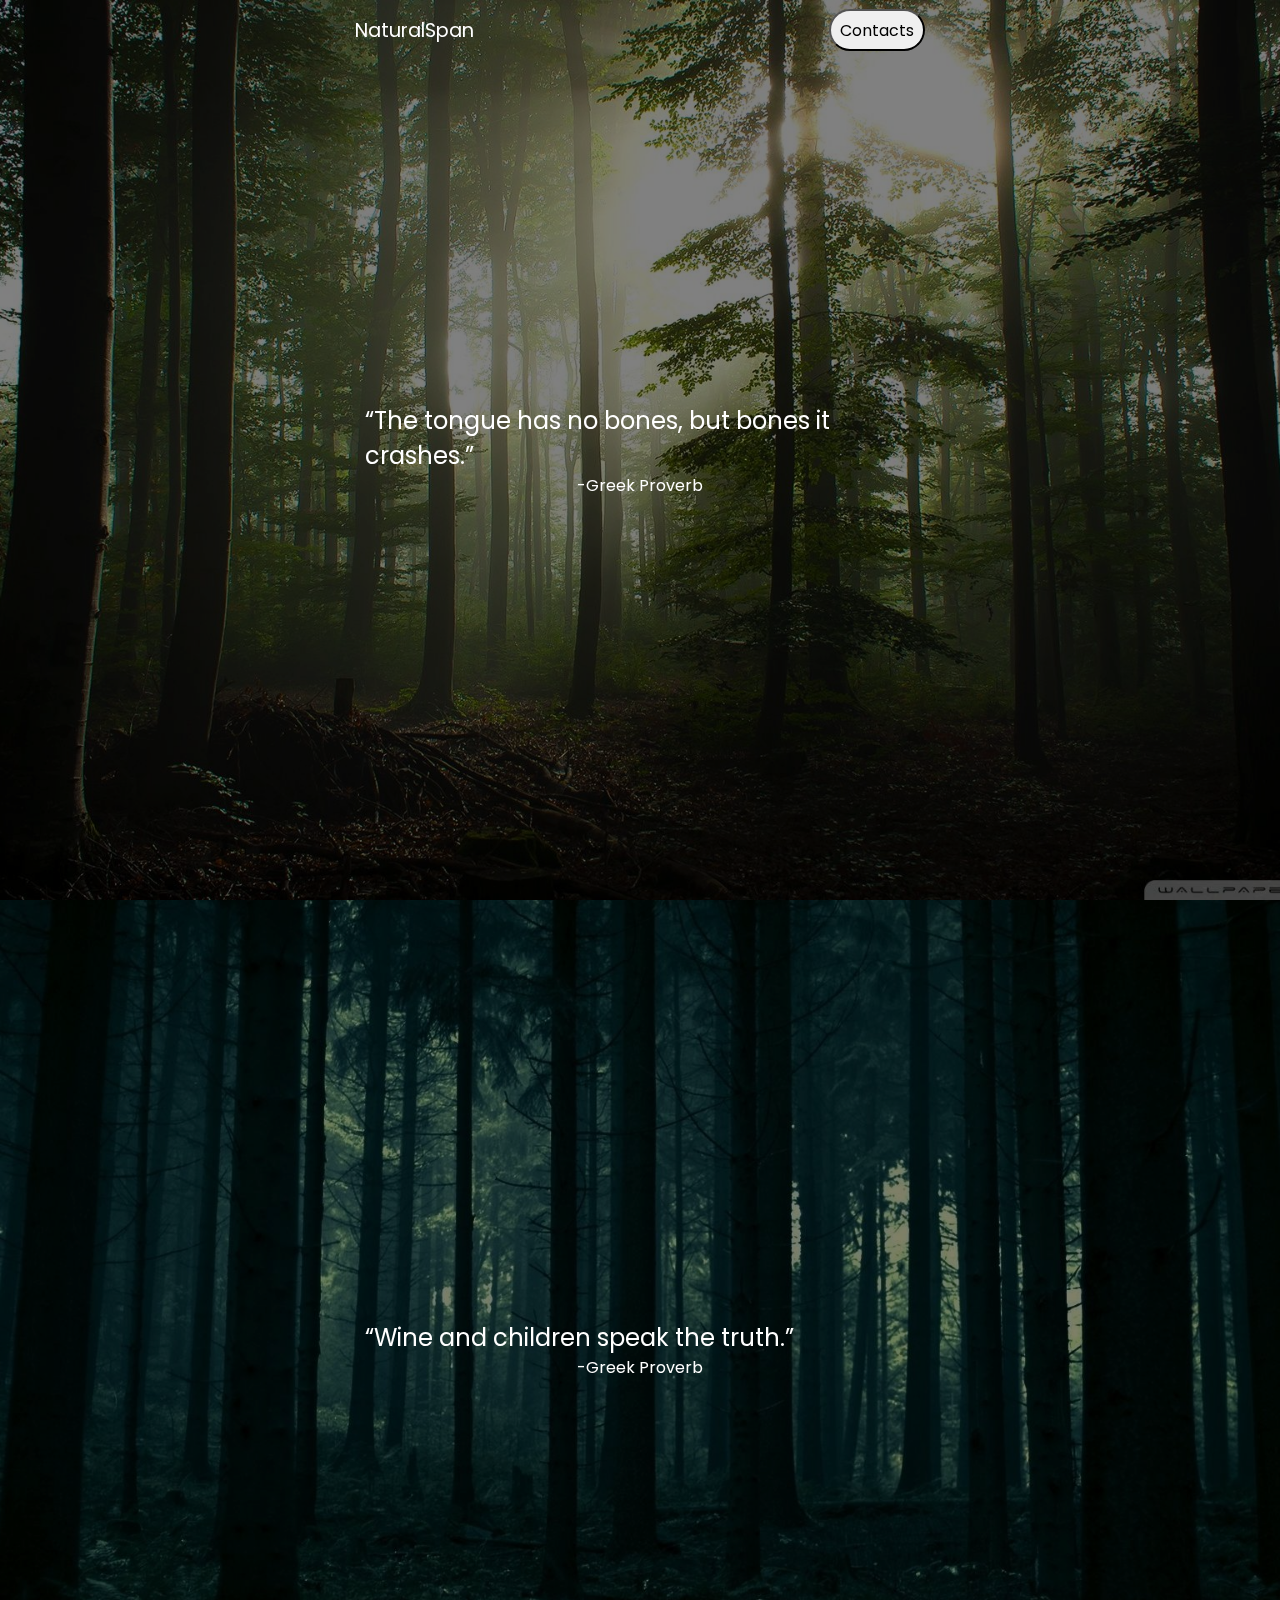
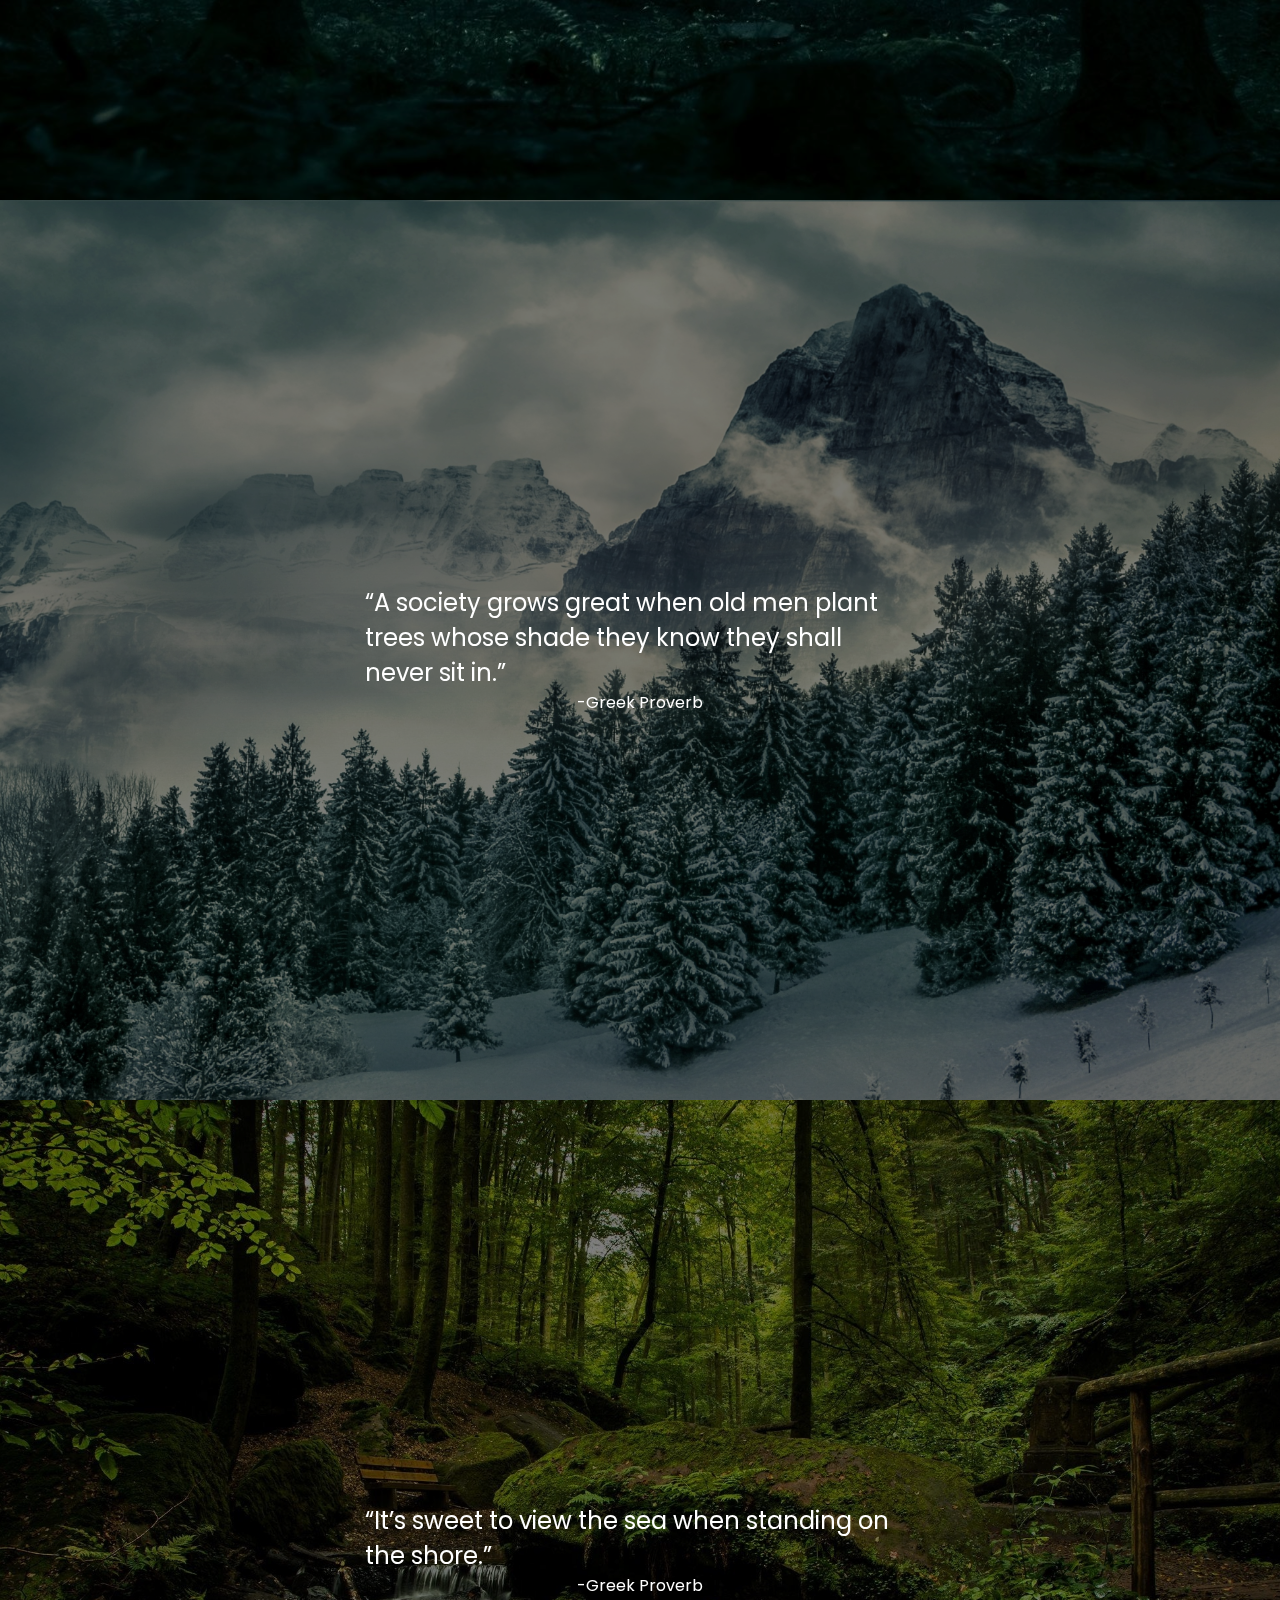
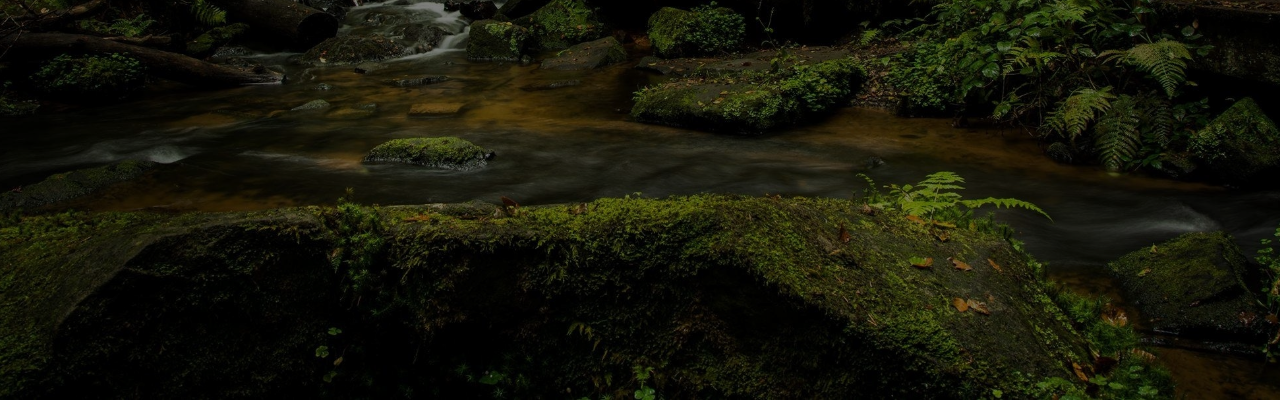
<file: index.html>
<!DOCTYPE html>
<html lang="en">
<head>
    <meta charset="UTF-8">
    <meta http-equiv="X-UA-Compatible" content="IE=edge">
    <meta name="viewport" content="width=device-width, initial-scale=1.0">
    <link rel="stylesheet" href="style.css">
    <title>Quotes</title>
</head>
<body>
    <header>
        <div class="logo">NaturalSpan</div>
        <!-- <nav>
        <button>Click here</button>
        <button>Click here</button>
        <button>Click here</button>
        </nav> -->
        <button id="main-button">Contacts</button>
    </header>
    <div>
        <div class="card">
            <img src="30084.jpg" alt="">
            <div class="card-content">
                <p>“The tongue has no bones, but bones it crashes.”</p>
                <span>-Greek Proverb</span>
            </div>
        </div>
        <div class="card">
            <img src="Dark-Forest-HD-Wallpaper-Free-download.jpg" alt="">
            <div class="card-content">
                <p>“Wine and children speak the truth.”</p>
                <span>-Greek Proverb</span>
            </div>
        </div>
        <div class="card">
            <img src="forest-mountains-pine-trees-winter-peak-4480x2520-583.jpg" alt="">
            <div class="card-content">
                
                <p>“A society grows great when old men plant trees whose shade they know they shall never sit in.”</p>
                <span>-Greek Proverb</span>
            </div>
        </div>
        <div class="card">
            <img src="pexels-pixabay-355321.jpg" alt="">
            <div class="card-content">
                <p>“It’s sweet to view the sea when standing on the shore.”</p>
                <span>-Greek Proverb</span>
            </div>
        </div>
    </div>
</body>
</html>
</file>
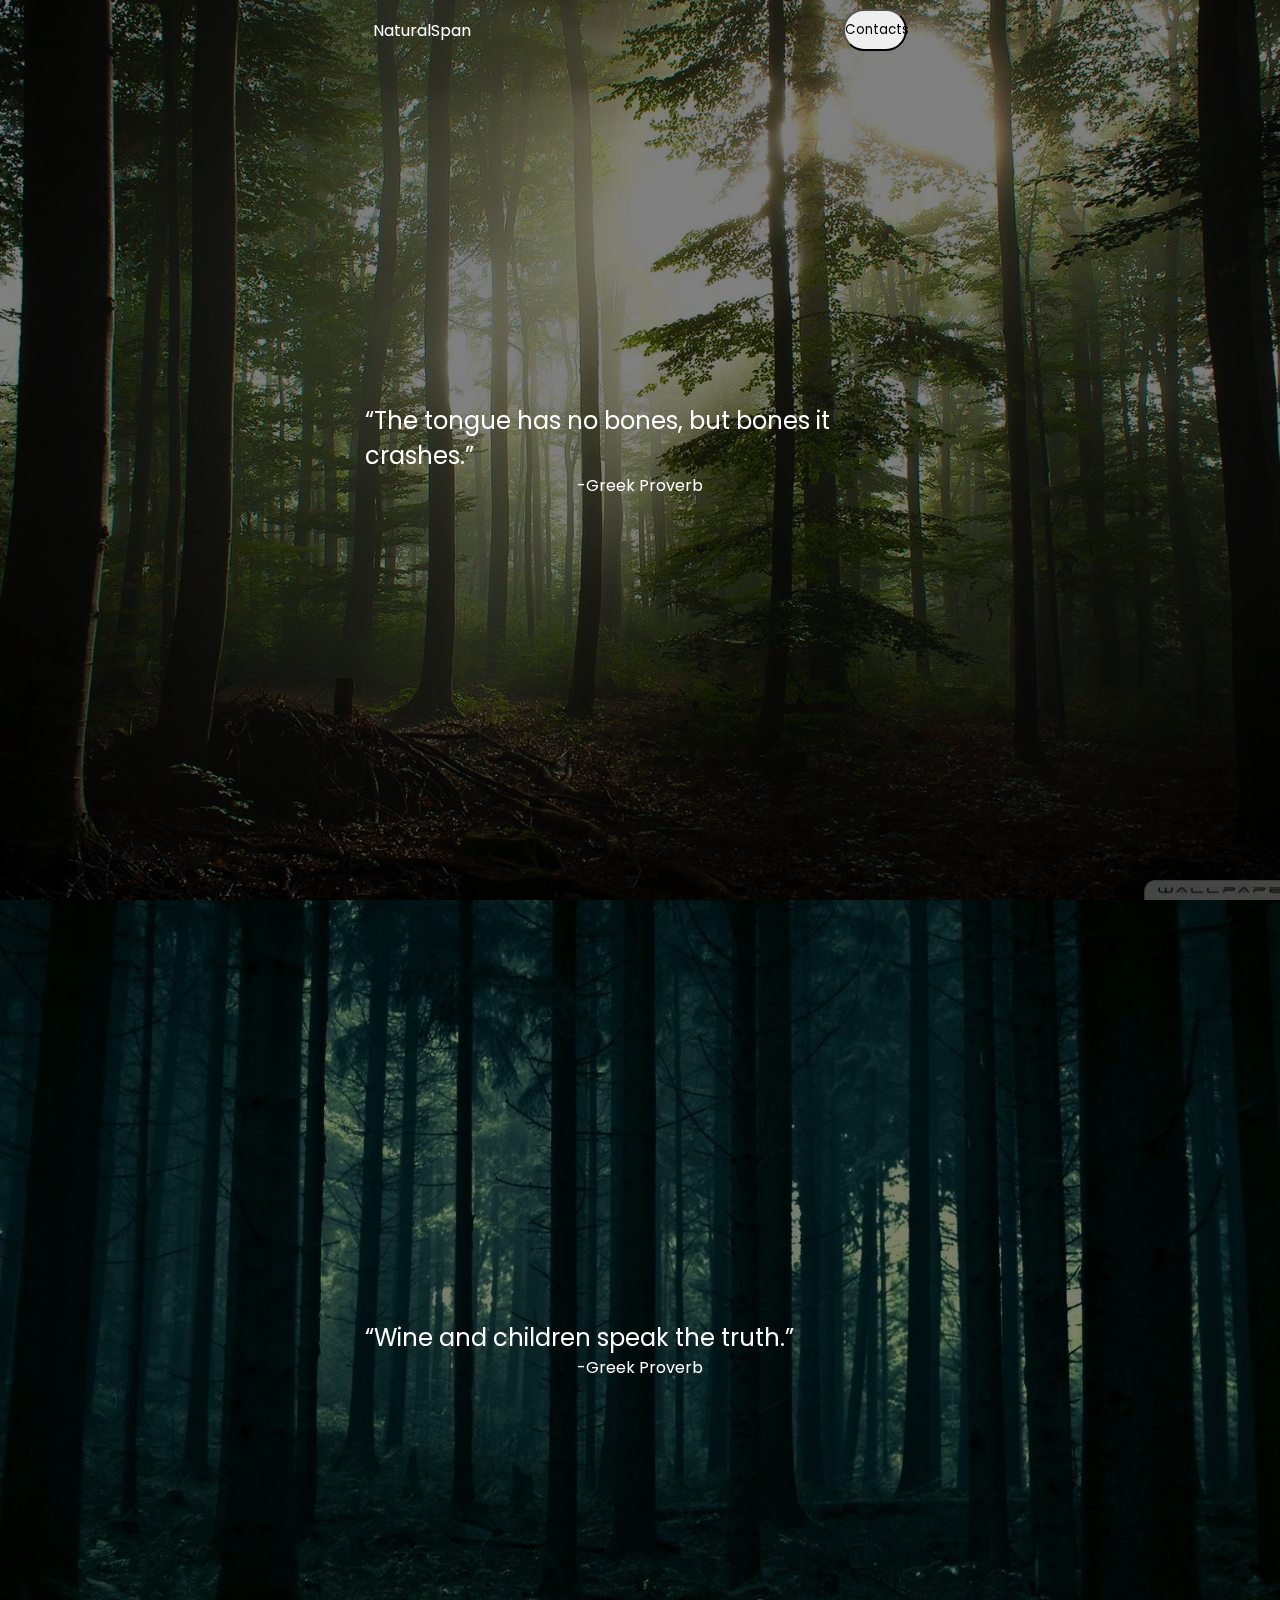
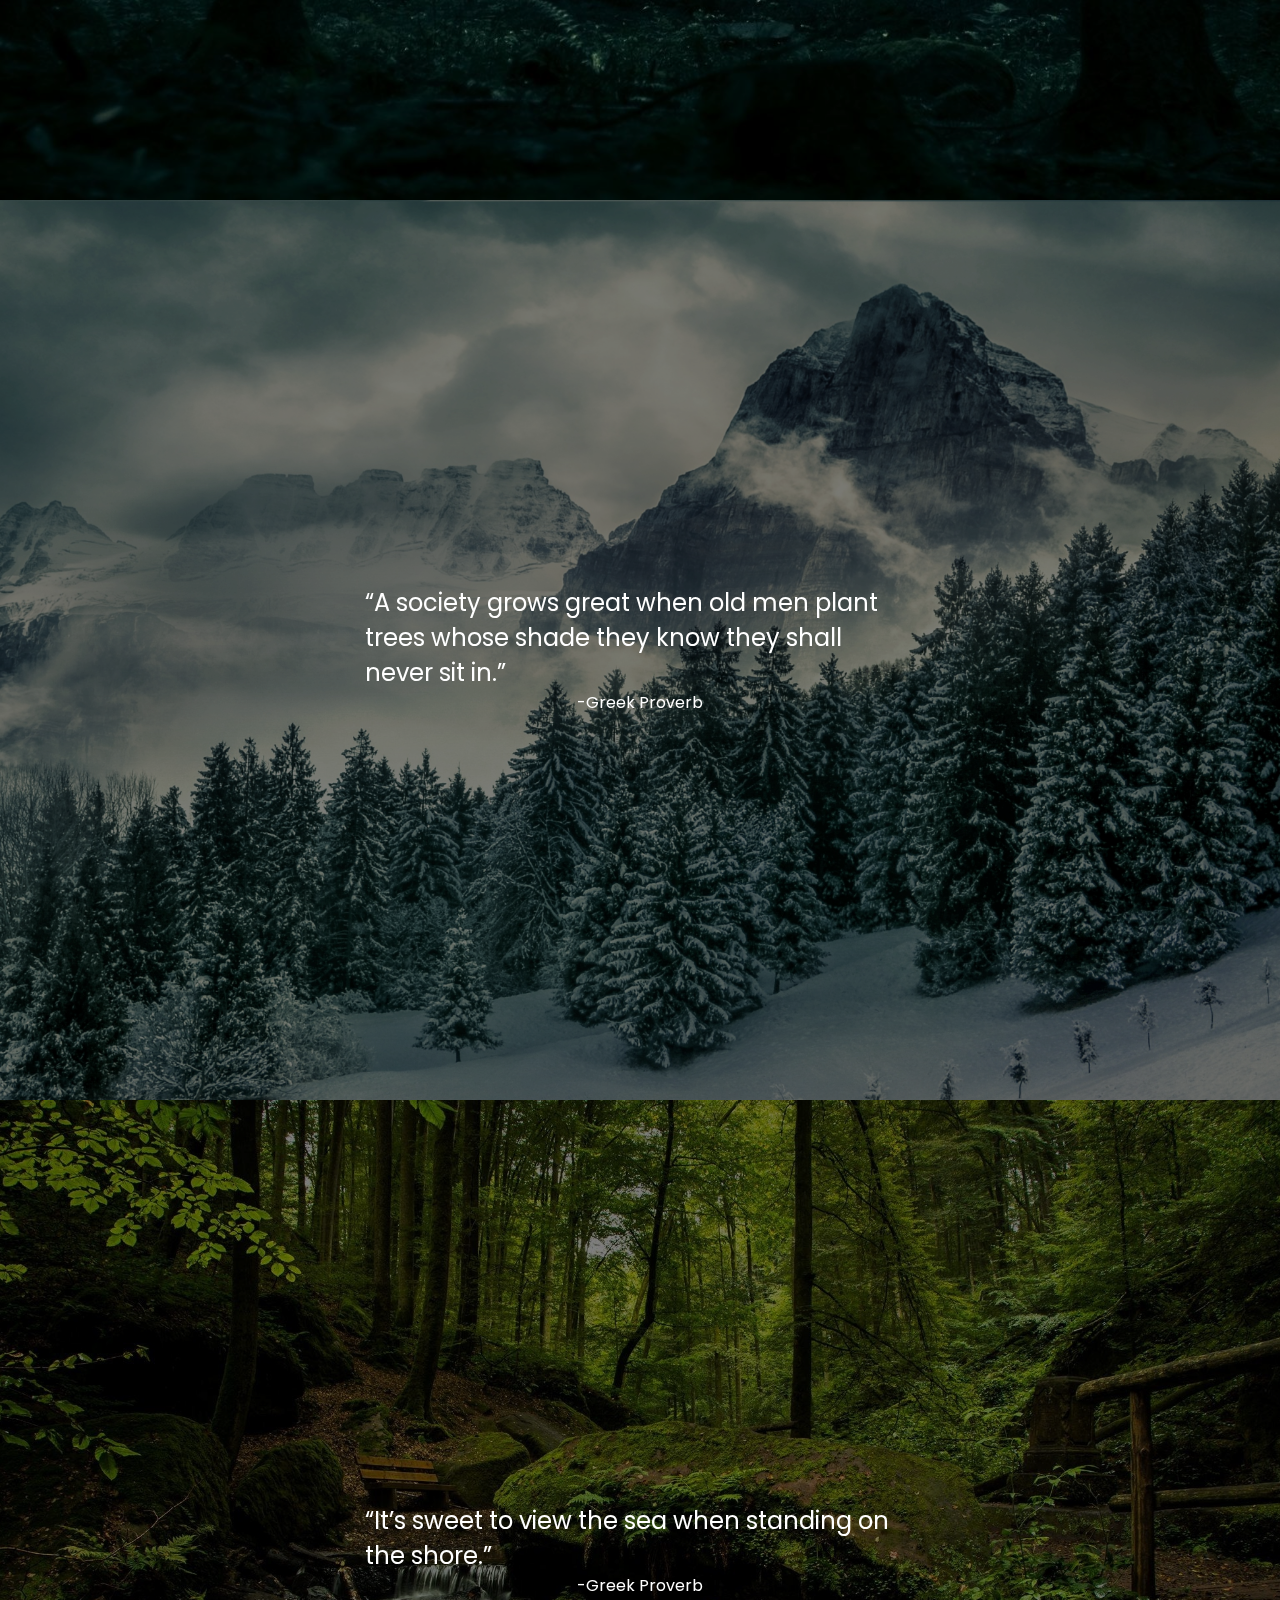
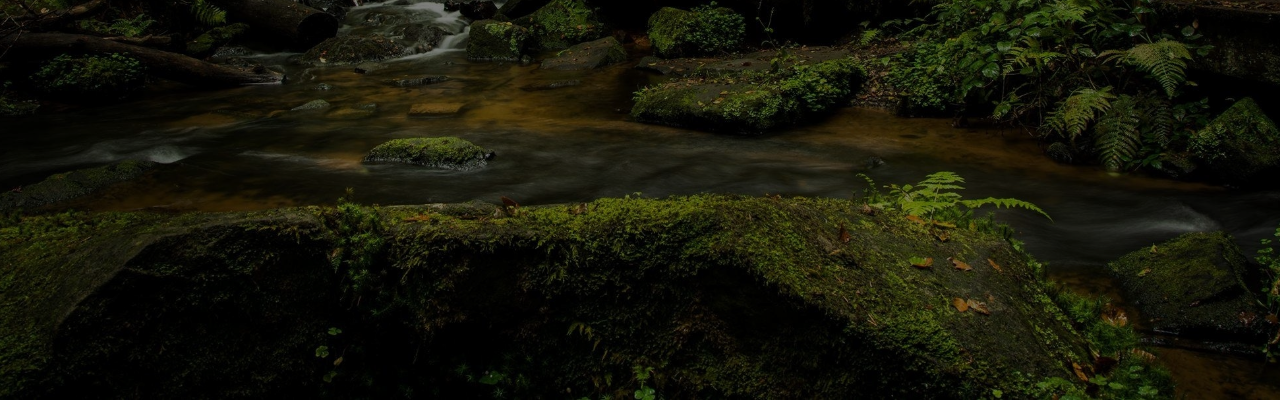
<file: gradient-border.html>
<!DOCTYPE html>
<html lang="en">
<head>
    <meta charset="UTF-8">
    <meta http-equiv="X-UA-Compatible" content="IE=edge">
    <meta name="viewport" content="width=device-width, initial-scale=1.0">
    <link rel="stylesheet" href="gradient-border.css">
    <title>Document</title>
</head>
<body>
    <header>
        <div class="logo">NaturalSpan</div>
        <!-- <nav>
        <button>Click here</button>
        <button>Click here</button>
        <button>Click here</button>
        </nav> -->
        <button id="main-button">Contacts</button>
    </header>
    <div>
        <div class="card">
            <img src="30084.jpg" alt="">
            <div class="card-content">
                <p>“The tongue has no bones, but bones it crashes.”</p>
                <span>-Greek Proverb</span>
            </div>
        </div>
        <div class="card">
            <img src="Dark-Forest-HD-Wallpaper-Free-download.jpg" alt="">
            <div class="card-content">
                <p>“Wine and children speak the truth.”</p>
                <span>-Greek Proverb</span>
            </div>
        </div>
        <div class="card">
            <img src="forest-mountains-pine-trees-winter-peak-4480x2520-583.jpg" alt="">
            <div class="card-content">
                
                <p>“A society grows great when old men plant trees whose shade they know they shall never sit in.”</p>
                <span>-Greek Proverb</span>
            </div>
        </div>
        <div class="card">
            <img src="pexels-pixabay-355321.jpg" alt="">
            <div class="card-content">
                <p>“It’s sweet to view the sea when standing on the shore.”</p>
                <span>-Greek Proverb</span>
            </div>
        </div>
    </div>
</body>
</html>
</file>
<file: style.css>
@import url('https://fonts.googleapis.com/css2?family=Poppins&display=swap');
*{
    margin: 0;
    padding: 0;
    box-sizing: border-box;
    font-family: 'Poppins', sans-serif;
}
.logo{
    z-index: 1;
    font-size: 1.2rem;
}
nav{
    position: sticky;
    z-index: 5;
    height: 50%;
    width: 50%;
    display: flex;
    justify-content: center;
    align-items: center;

}
header nav button{
    height: 100%;
    border-radius: 30px;
    width: 10%;
    border: none;
    background-color: transparent;
    cursor: pointer;
    color: azure;
    
}
#main-button{
    z-index: 1;
    height: 100%;
    border-radius: 30px;
    width:6rem;
    height: 70%;
    cursor: pointer;
    font-size: 1rem;
}
header, footer{
    background-color: black;
    color: white;
    height: 60px;
    display: flex;
    /* justify-content:space-around; */
    justify-content: space-evenly;
    align-items:center;
}
header{
    z-index: 3;
    position: absolute;
    left: 0;
    top: 0;
    width: 100%;
    position:fixed;
    background-color: transparent;
}
.card{
    width: 100%;
    height: 100vh;
    color: white;
    display: flex;
    align-items: center;
    justify-content: center;
    position: sticky;
    top: 0;
    
}
.card img{
    position: absolute;
    left: 0;
    top: 0;
    width: 100%;
    height: 100%;
    object-fit: cover;
    filter: brightness(0.5);
}
.card-content{
position: absolute;
z-index: 2;
left: 0;
top: 0;
width: 100%;
height: 100%;
display: flex;
justify-content:center;
align-items: center;
flex-direction: column;
pointer-events: none;
}
.card-content p {
    width: 550px;
    font-size: 24px;
}

::-webkit-scrollbar{
width: 5px;
border-radius: 50px;
}
::-webkit-scrollbar-thumb{

    background: #888;

}
::-webkit-scrollbar-thumb:hover{

    background: #555;

}
</file>
<file: gradient-border.css>
@import url('https://fonts.googleapis.com/css2?family=Poppins&display=swap');
*{
    margin: 0;
    padding: 0;
    box-sizing: border-box;
    font-family: 'Poppins', sans-serif;
}
.logo{
    z-index: 1;
}
nav{
    position: sticky;
    z-index: 5;
    height: 50%;
    width: 50%;
    display: flex;
    justify-content: center;
    align-items: center;

}
header nav button{
    height: 100%;
    border-radius: 30px;
    width: 10%;
    border: none;
    background-color: transparent;
    cursor: pointer;
    color: azure;
    
}
#main-button{
    z-index: 1;
    height: 100%;
    border-radius: 30px;
    width: 5%;
    height: 70%;
    cursor: pointer;
}
header, footer{
    background-color: black;
    color: white;
    height: 60px;
    display: flex;
    /* justify-content:space-around; */
    justify-content: space-evenly;
    align-items:center;
}
header{
    z-index: 3;
    position: absolute;
    left: 0;
    top: 0;
    width: 100%;
    position:fixed;
    background-color: transparent;
}
.card{
    width: 100%;
    height: 100vh;
    color: white;
    display: flex;
    align-items: center;
    justify-content: center;
    position: sticky;
    top: 0;
    
}
.card img{
    position: absolute;
    left: 0;
    top: 0;
    width: 100%;
    height: 100%;
    object-fit: cover;
    filter: brightness(0.5);
}
.card-content{
position: absolute;
z-index: 2;
left: 0;
top: 0;
width: 100%;
height: 100%;
display: flex;
justify-content:center;
align-items: center;
flex-direction: column;
pointer-events: none;
}
.card-content p {
    width: 550px;
    font-size: 24px;
}

::-webkit-scrollbar{
width: 5px;
border-radius: 50px;
}
::-webkit-scrollbar-thumb{

    background: #888;

}
::-webkit-scrollbar-thumb:hover{

    background: #555;

}
</file>
